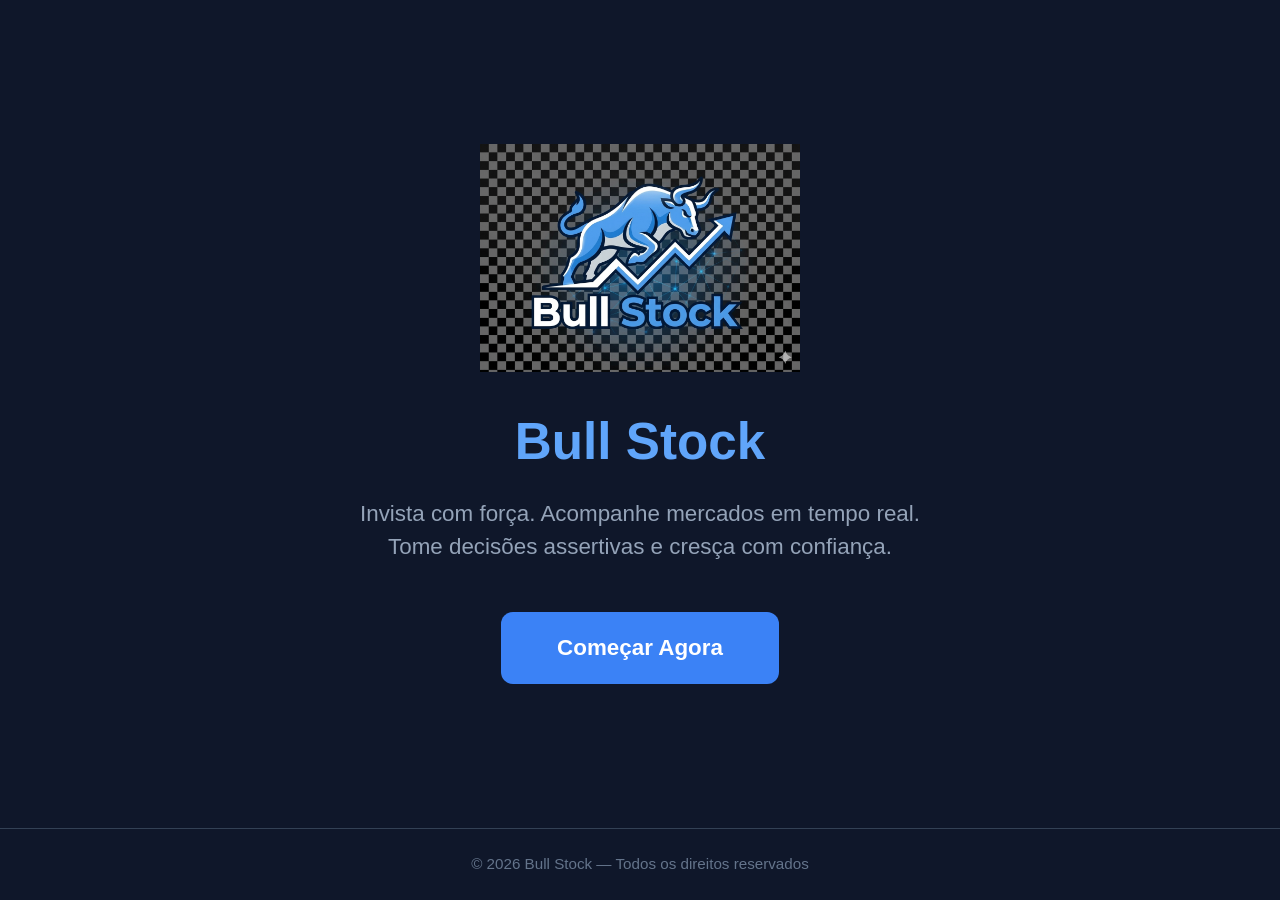
<file: index.html>
<!DOCTYPE html>
<html lang="pt">
<head>
  <meta charset="UTF-8" />
  <meta name="viewport" content="width=device-width, initial-scale=1.0"/>
  <title>Bull Stock - Comece a investir com força</title>
  <link rel="stylesheet" href="style.css">
  <style>
    body {
      display: flex;
      flex-direction: column;
      min-height: 100vh;
      margin: 0;
      background: #0f172a;
      color: white;
      font-family: Arial, sans-serif;
    }

    .splash-container {
      flex: 1;
      display: flex;
      flex-direction: column;
      align-items: center;
      justify-content: center;
      text-align: center;
      padding: 2rem;
    }

    .logo-big {
      max-width: 320px;
      height: auto;
      margin-bottom: 2rem;
    }

    h1 {
      font-size: 3.2rem;
      margin-bottom: 1rem;
      color: #60a5fa;
    }

    p {
      font-size: 1.4rem;
      color: #94a3b8;
      max-width: 600px;
      margin-bottom: 3rem;
    }

    .btn-start {
      background: #3b82f6;
      color: white;
      border: none;
      padding: 1.2rem 3.5rem;
      font-size: 1.4rem;
      font-weight: bold;
      border-radius: 12px;
      cursor: pointer;
      transition: background 0.2s, transform 0.15s;
      text-decoration: none;
      display: inline-block;
    }

    .btn-start:hover {
      background: #2563eb;
      transform: translateY(-3px);
    }

    footer {
      text-align: center;
      padding: 1.5rem;
      color: #64748b;
      font-size: 0.95rem;
      border-top: 1px solid #334155;
    }
  </style>
</head>
<body>

  <div class="splash-container">
    <img 
      src="IMAGES/Gemini_Generated_Image_686qan686qan686q.png" 
      alt="Bull Stock Logo" 
      class="logo-big"
    >

    <h1>Bull Stock</h1>

    <p>
      Invista com força. Acompanhe mercados em tempo real.<br>
      Tome decisões assertivas e cresça com confiança.
    </p>

    <a href="home.html" class="btn-start">
      Começar Agora
    </a>
  </div>

  <footer>
    © 2026 Bull Stock — Todos os direitos reservados
  </footer>

</body>
</html>
</file>
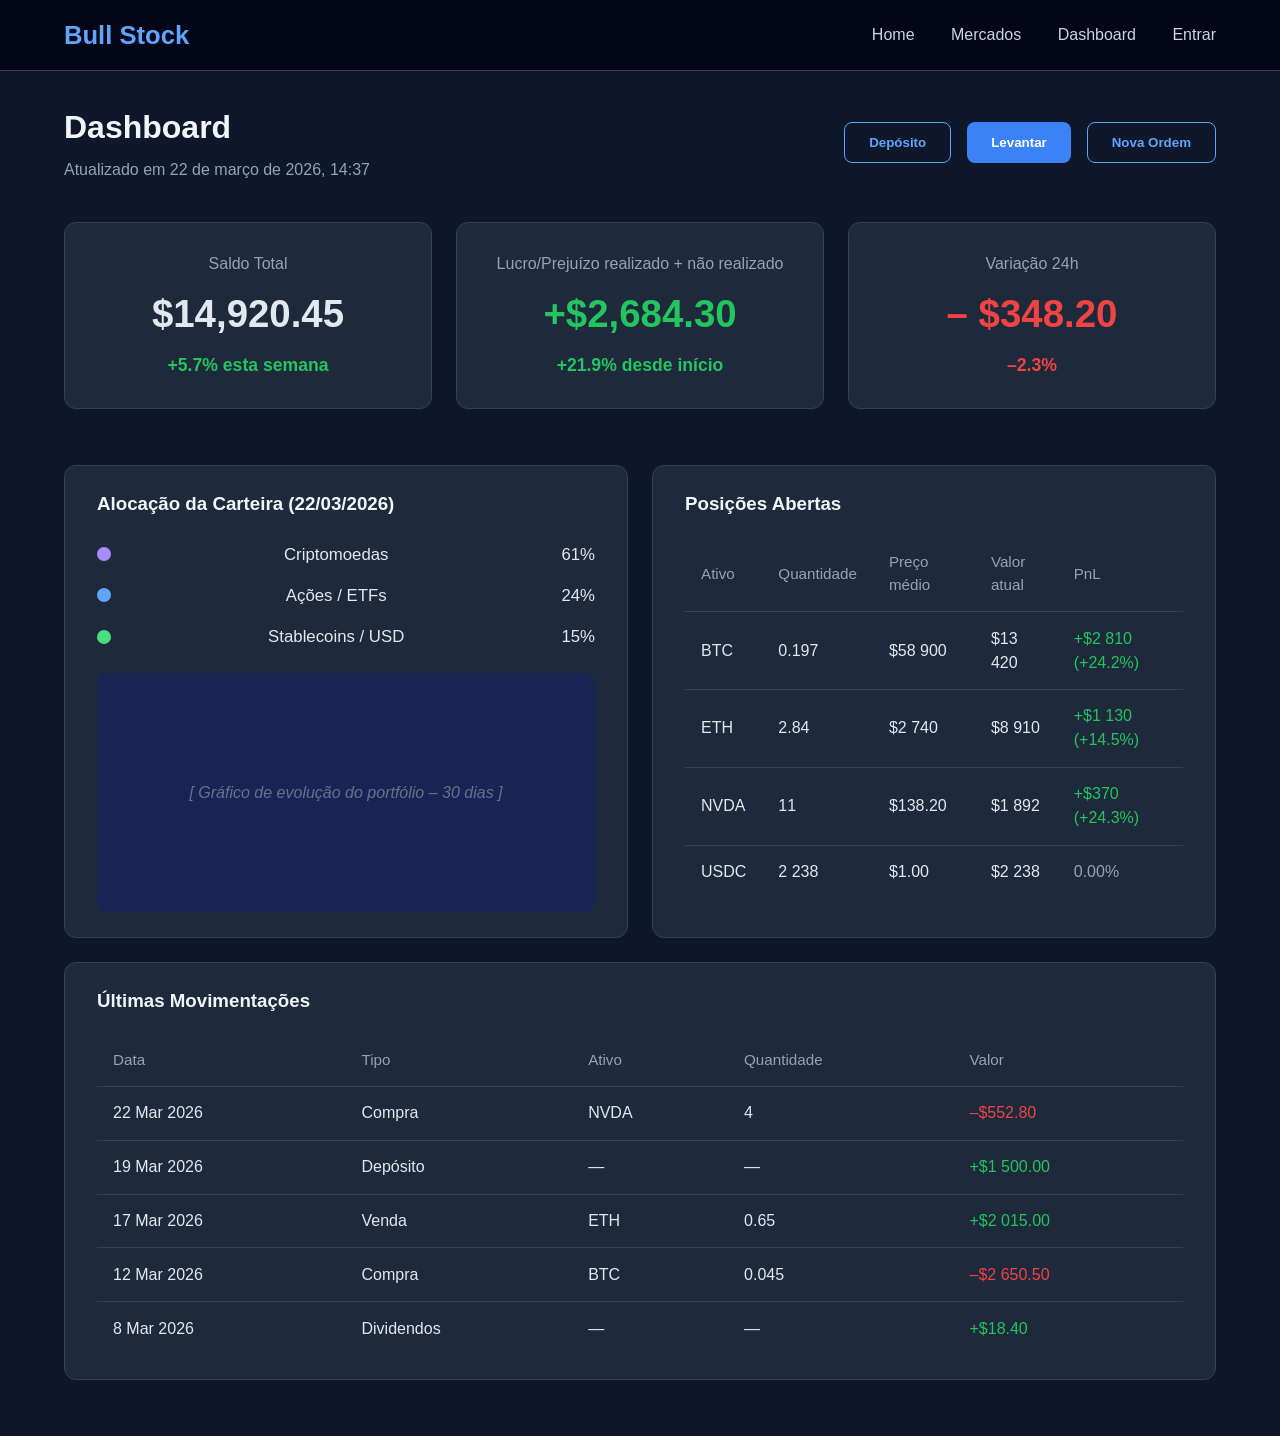
<file: dashboard.html>
<!DOCTYPE html>
<html lang="pt">
<head>
  <meta charset="UTF-8" />
  <meta name="viewport" content="width=device-width, initial-scale=1.0"/>
  <title>Dashboard - Stock</title>
  <link rel="stylesheet" href="style.css">
  <link rel="icon" type="image/png" href="img/favicon.png">
</head>
<body>

<header>
  <div class="logo">Bull Stock</div>
  <nav>
    <a href="index.html">Home</a>
    <a href="markets.html">Mercados</a>
    <a href="dashboard.html">Dashboard</a>
    <a href="login.html">Entrar</a>
  </nav>
</header>

<div class="container">

  <!-- Cabeçalho do dashboard -->
  <div class="dashboard-header">
    <div>
      <h1>Dashboard</h1>
      <p class="subtitle">Atualizado em 22 de março de 2026, 14:37</p>
    </div>
    <div class="header-actions">
      <button class="btn btn-outline">Depósito</button>
      <button class="btn">Levantar</button>
      <button class="btn btn-outline">Nova Ordem</button>
    </div>
  </div>

  <!-- Overview principal – valores aproximados março 2026 -->
  <div class="grid-3">
    <div class="card overview-card primary">
      <div class="card-label">Saldo Total</div>
      <div class="big-value">$14,920.45</div>
      <div class="change green">+5.7% esta semana</div>
    </div>

    <div class="card overview-card">
      <div class="card-label">Lucro/Prejuízo realizado + não realizado</div>
      <div class="big-value green">+$2,684.30</div>
      <div class="change green">+21.9% desde início</div>
    </div>

    <div class="card overview-card">
      <div class="card-label">Variação 24h</div>
      <div class="big-value red">– $348.20</div>
      <div class="change red">–2.3%</div>
    </div>
  </div>

  <!-- Alocação + Gráfico placeholder -->
  <div class="grid-2">
    <div class="card">
      <h3>Alocação da Carteira (22/03/2026)</h3>
      <div class="allocation-grid">
        <div class="allocation-item">
          <div class="color-dot crypto"></div>
          <span>Criptomoedas</span>
          <span class="percent">61%</span>
        </div>
        <div class="allocation-item">
          <div class="color-dot stocks"></div>
          <span>Ações / ETFs</span>
          <span class="percent">24%</span>
        </div>
        <div class="allocation-item">
          <div class="color-dot cash"></div>
          <span>Stablecoins / USD</span>
          <span class="percent">15%</span>
        </div>
      </div>

      <!-- Placeholder para gráfico (ideal para Chart.js mais tarde) -->
      <div class="chart-placeholder">
        <div class="placeholder-text">[ Gráfico de evolução do portfólio – 30 dias ]</div>
      </div>
    </div>

    <div class="card">
      <h3>Posições Abertas</h3>
      <table class="positions-table">
        <thead>
          <tr>
            <th>Ativo</th>
            <th>Quantidade</th>
            <th>Preço médio</th>
            <th>Valor atual</th>
            <th>PnL</th>
          </tr>
        </thead>
        <tbody>
          <tr>
            <td>BTC</td>
            <td>0.197</td>
            <td>$58 900</td>
            <td>$13 420</td>
            <td class="green">+$2 810 (+24.2%)</td>
          </tr>
          <tr>
            <td>ETH</td>
            <td>2.84</td>
            <td>$2 740</td>
            <td>$8 910</td>
            <td class="green">+$1 130 (+14.5%)</td>
          </tr>
          <tr>
            <td>NVDA</td>
            <td>11</td>
            <td>$138.20</td>
            <td>$1 892</td>
            <td class="green">+$370 (+24.3%)</td>
          </tr>
          <tr>
            <td>USDC</td>
            <td>2 238</td>
            <td>$1.00</td>
            <td>$2 238</td>
            <td class="neutral">0.00%</td>
          </tr>
        </tbody>
      </table>
    </div>
  </div>

  <!-- Últimas transações -->
  <div class="card">
    <h3>Últimas Movimentações</h3>
    <table class="transactions-table">
      <thead>
        <tr>
          <th>Data</th>
          <th>Tipo</th>
          <th>Ativo</th>
          <th>Quantidade</th>
          <th>Valor</th>
        </tr>
      </thead>
      <tbody>
        <tr>
          <td>22 Mar 2026</td>
          <td>Compra</td>
          <td>NVDA</td>
          <td>4</td>
          <td class="red">–$552.80</td>
        </tr>
        <tr>
          <td>19 Mar 2026</td>
          <td>Depósito</td>
          <td>—</td>
          <td>—</td>
          <td class="green">+$1 500.00</td>
        </tr>
        <tr>
          <td>17 Mar 2026</td>
          <td>Venda</td>
          <td>ETH</td>
          <td>0.65</td>
          <td class="green">+$2 015.00</td>
        </tr>
        <tr>
          <td>12 Mar 2026</td>
          <td>Compra</td>
          <td>BTC</td>
          <td>0.045</td>
          <td class="red">–$2 650.50</td>
        </tr>
        <tr>
          <td>8 Mar 2026</td>
          <td>Dividendos</td>
          <td>—</td>
          <td>—</td>
          <td class="green">+$18.40</td>
        </tr>
      </tbody>
    </table>
  </div>

</div>

</body>
</html>
</file>
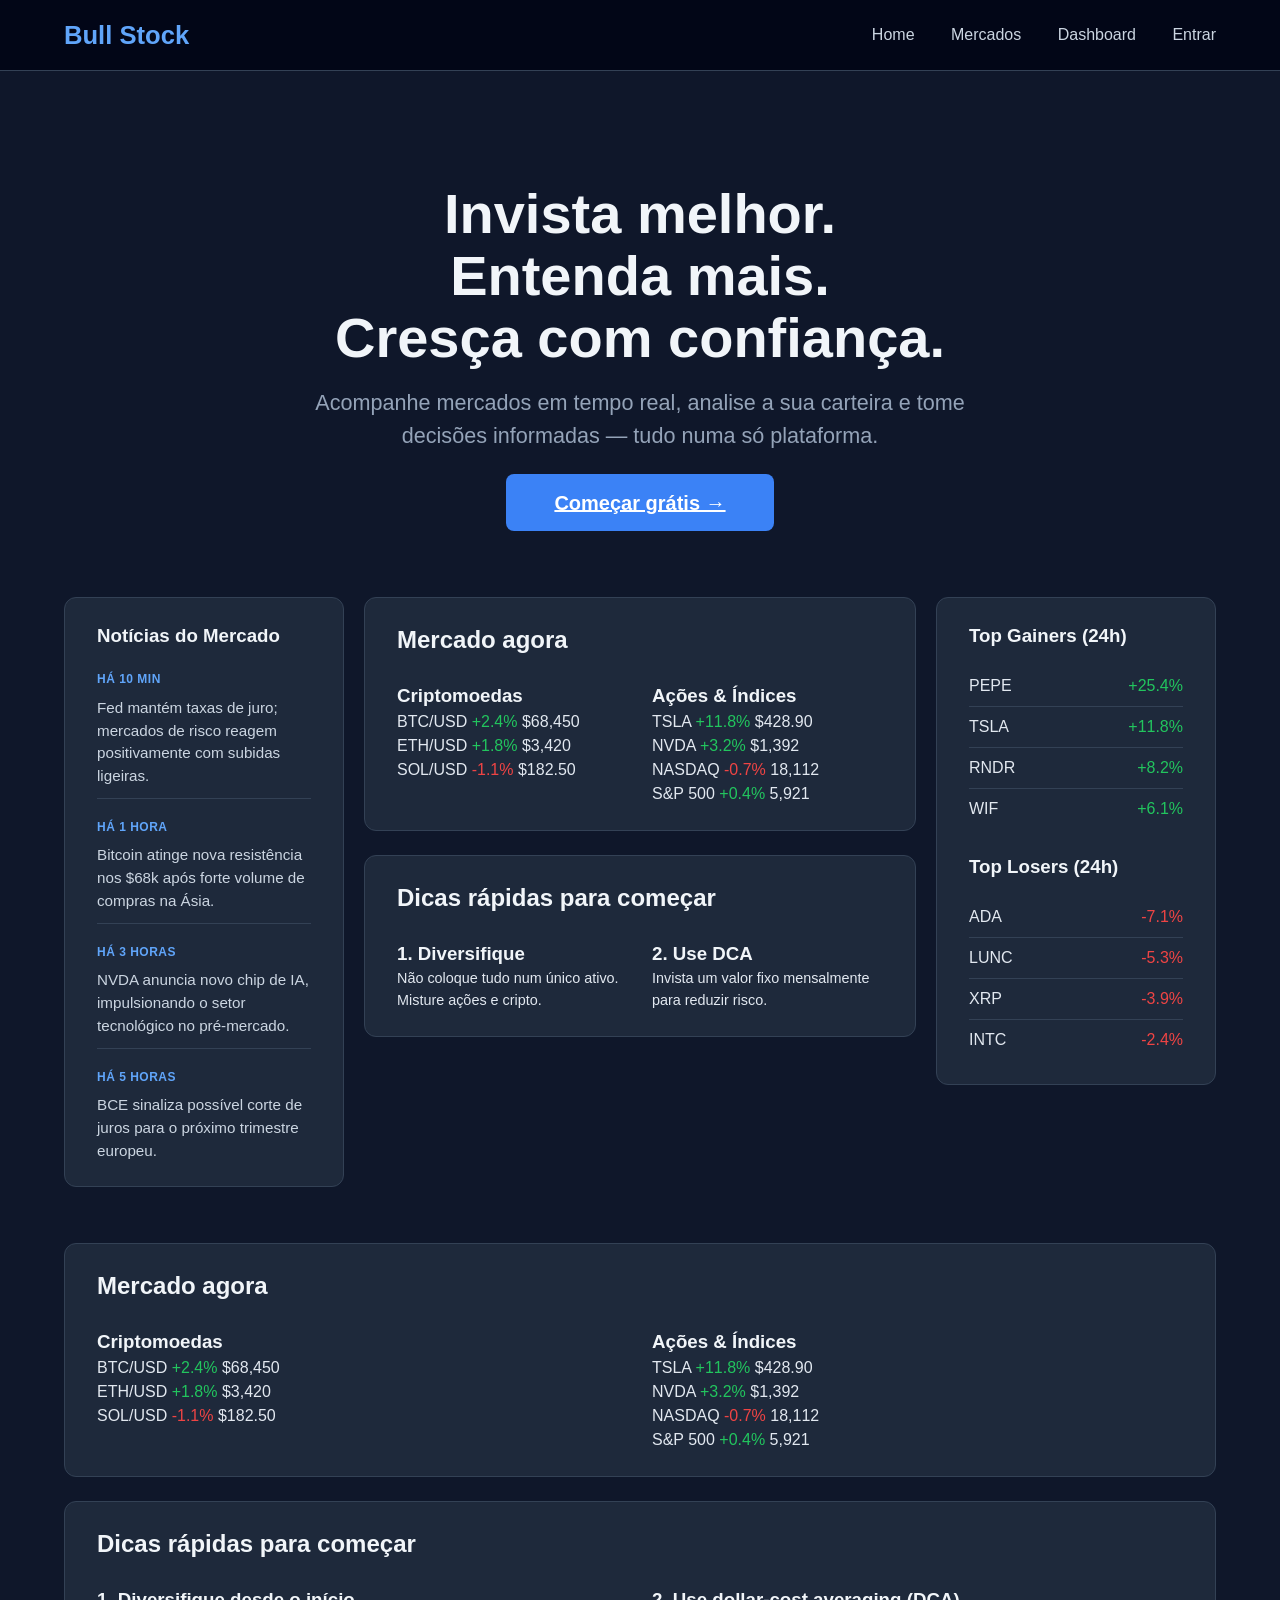
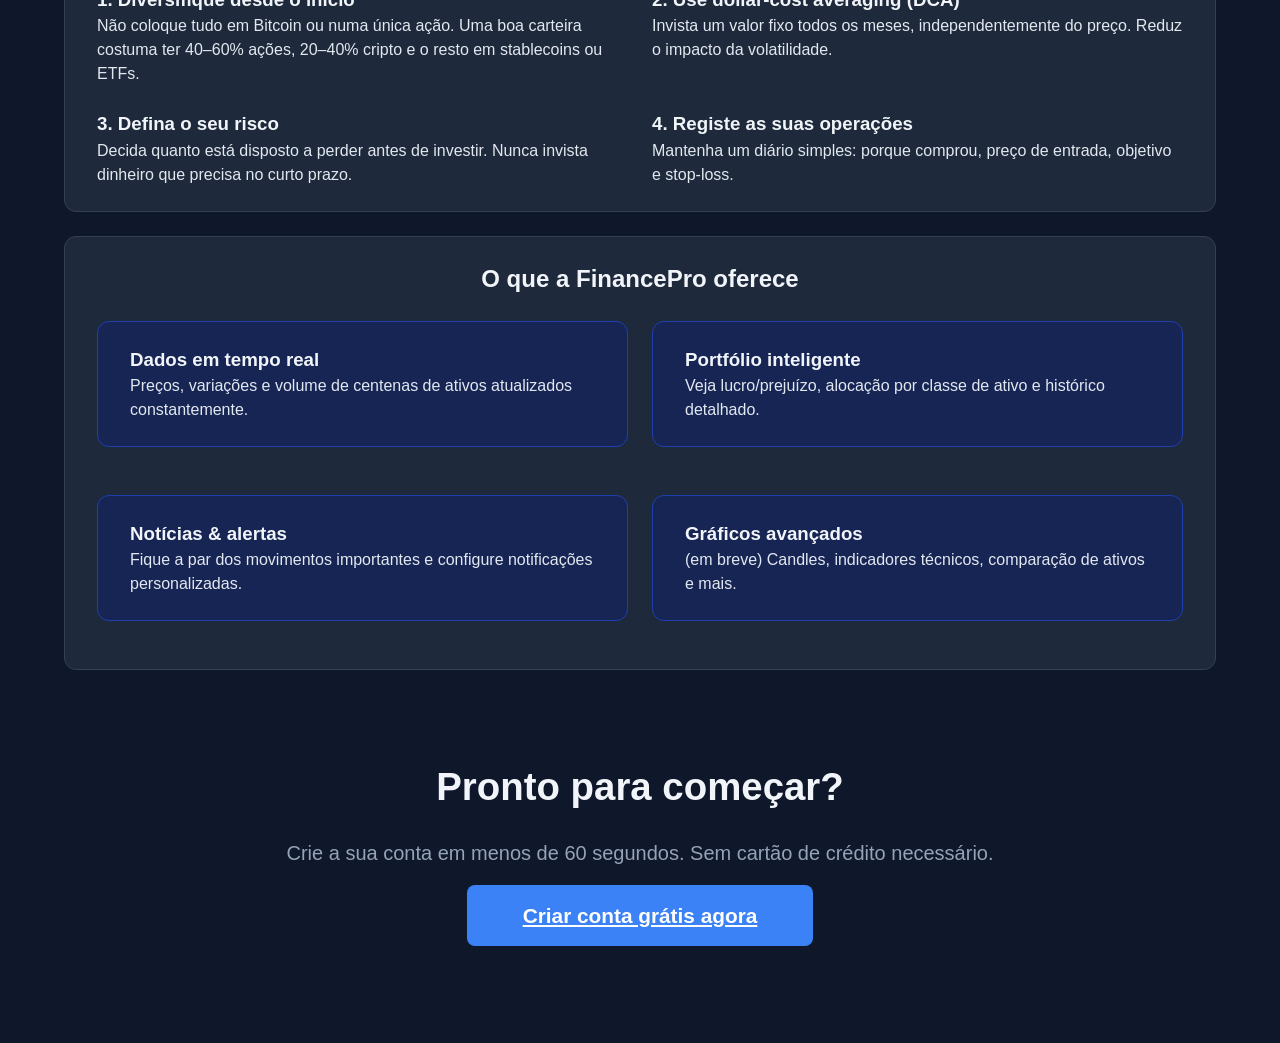
<file: home.html>
<!DOCTYPE html>
<html lang="pt">
<head>
  <meta charset="UTF-8" />
  <meta name="viewport" content="width=device-width, initial-scale=1.0"/>
  <title>Bull Stock - Investir com Inteligência</title>
  <link rel="stylesheet" href="style.css">
  <link rel="icon" type="image/png" href="IMAGES/BSlogo.png">
</head>
<body>

<header>
  <div class="logo">Bull Stock</div>
  <nav>
    <a href="index.html">Home</a>
    <a href="markets.html">Mercados</a>
    <a href="dashboard.html">Dashboard</a>
    <a href="login.html">Entrar</a>
  </nav>
</header>

<div class="container">

  <!-- 1. Título grande + botão -->
  <section style="text-align:center; padding: 5rem 0 3rem;">
    <h1 style="font-size: 3.5rem; margin-bottom: 1.2rem; line-height: 1.1;">
      Invista melhor.<br>Entenda mais.<br>Cresça com confiança.
    </h1>
    <p style="font-size: 1.35rem; color: #94a3b8; max-width: 720px; margin: 0 auto 2.2rem;">
      Acompanhe mercados em tempo real, analise a sua carteira e tome decisões informadas — tudo numa só plataforma.
    </p>
    <a href="register.html" class="btn" style="font-size: 1.25rem; padding: 1.1rem 3rem;">
      Começar grátis →
    </a>
  </section>

  <div class="main-grid">
    
    <aside class="sidebar">
      <div class="card">
        <h3 style="margin-bottom: 1rem;">Notícias do Mercado</h3>
        <div class="news-item">
          <small>Há 10 min</small>
          <p>Fed mantém taxas de juro; mercados de risco reagem positivamente com subidas ligeiras.</p>
        </div>
        <div class="news-item">
          <small>Há 1 hora</small>
          <p>Bitcoin atinge nova resistência nos $68k após forte volume de compras na Ásia.</p>
        </div>
        <div class="news-item">
          <small>Há 3 horas</small>
          <p>NVDA anuncia novo chip de IA, impulsionando o setor tecnológico no pré-mercado.</p>
        </div>
        <div class="news-item">
          <small>Há 5 horas</small>
          <p>BCE sinaliza possível corte de juros para o próximo trimestre europeu.</p>
        </div>
      </div>
    </aside>

    <main class="content-center">
      <div class="card">
        <h2 style="margin-bottom: 1.5rem;">Mercado agora</h2>
        <div class="grid-2">
          <div>
            <h3>Criptomoedas</h3>
            <p>BTC/USD <span class="green">+2.4%</span> $68,450</p>
            <p>ETH/USD <span class="green">+1.8%</span> $3,420</p>
            <p>SOL/USD <span class="red">-1.1%</span> $182.50</p>
          </div>
          <div>
            <h3>Ações & Índices</h3>
            <p>TSLA <span class="green">+11.8%</span> $428.90</p>
            <p>NVDA <span class="green">+3.2%</span> $1,392</p>
            <p>NASDAQ <span class="red">-0.7%</span> 18,112</p>
            <p>S&P 500 <span class="green">+0.4%</span> 5,921</p>
          </div>
        </div>
      </div>

      <div class="card">
        <h2 style="margin-bottom: 1.5rem;">Dicas rápidas para começar</h2>
        <div class="grid-2">
          <div>
            <h3>1. Diversifique</h3>
            <p style="font-size: 0.9rem;">Não coloque tudo num único ativo. Misture ações e cripto.</p>
          </div>
          <div>
            <h3>2. Use DCA</h3>
            <p style="font-size: 0.9rem;">Invista um valor fixo mensalmente para reduzir risco.</p>
          </div>
        </div>
      </div>
    </main>

    <aside class="sidebar">
      <div class="card">
        <h3 style="margin-bottom: 1rem;">Top Gainers (24h)</h3>
        <ul class="movers-list">
          <li><span>PEPE</span> <span class="green">+25.4%</span></li>
          <li><span>TSLA</span> <span class="green">+11.8%</span></li>
          <li><span>RNDR</span> <span class="green">+8.2%</span></li>
          <li><span>WIF</span> <span class="green">+6.1%</span></li>
        </ul>
        
        <h3 style="margin-top: 1.5rem; margin-bottom: 1rem;">Top Losers (24h)</h3>
        <ul class="movers-list">
          <li><span>ADA</span> <span class="red">-7.1%</span></li>
          <li><span>LUNC</span> <span class="red">-5.3%</span></li>
          <li><span>XRP</span> <span class="red">-3.9%</span></li>
          <li><span>INTC</span> <span class="red">-2.4%</span></li>
        </ul>
      </div>
    </aside>

  </div>

  <!-- 2. Mercado (BTC, ações, etc) -->
  <div class="card">
    <h2 style="margin-bottom: 1.5rem;">Mercado agora</h2>
    <div class="grid-2">
      <div>
        <h3>Criptomoedas</h3>
        <p>BTC/USD <span class="green">+2.4%</span> $68,450</p>
        <p>ETH/USD <span class="green">+1.8%</span> $3,420</p>
        <p>SOL/USD <span class="red">-1.1%</span> $182.50</p>
      </div>
      <div>
        <h3>Ações & Índices</h3>
        <p>TSLA <span class="green">+11.8%</span> $428.90</p>
        <p>NVDA <span class="green">+3.2%</span> $1,392</p>
        <p>NASDAQ <span class="red">-0.7%</span> 18,112</p>
        <p>S&P 500 <span class="green">+0.4%</span> 5,921</p>
      </div>
    </div>
  </div>

  <!-- 3. Dicas -->
  <div class="card">
    <h2 style="margin-bottom: 1.5rem;">Dicas rápidas para começar</h2>
    <div class="grid-2">
      <div>
        <h3>1. Diversifique desde o início</h3>
        <p>Não coloque tudo em Bitcoin ou numa única ação. Uma boa carteira costuma ter 40–60% ações, 20–40% cripto e o resto em stablecoins ou ETFs.</p>
      </div>
      <div>
        <h3>2. Use dollar-cost averaging (DCA)</h3>
        <p>Invista um valor fixo todos os meses, independentemente do preço. Reduz o impacto da volatilidade.</p>
      </div>
      <div>
        <h3>3. Defina o seu risco</h3>
        <p>Decida quanto está disposto a perder antes de investir. Nunca invista dinheiro que precisa no curto prazo.</p>
      </div>
      <div>
        <h3>4. Registe as suas operações</h3>
        <p>Mantenha um diário simples: porque comprou, preço de entrada, objetivo e stop-loss.</p>
      </div>
    </div>
  </div>

  <!-- 4. Funcionalidades -->
  <div class="card">
    <h2 style="margin-bottom: 1.5rem; text-align: center;">O que a FinancePro oferece</h2>
    <div class="grid-2">
      <div class="card" style="background: #172554; border-color: #1e40af;">
        <h3>Dados em tempo real</h3>
        <p>Preços, variações e volume de centenas de ativos atualizados constantemente.</p>
      </div>
      <div class="card" style="background: #172554; border-color: #1e40af;">
        <h3>Portfólio inteligente</h3>
        <p>Veja lucro/prejuízo, alocação por classe de ativo e histórico detalhado.</p>
      </div>
      <div class="card" style="background: #172554; border-color: #1e40af;">
        <h3>Notícias & alertas</h3>
        <p>Fique a par dos movimentos importantes e configure notificações personalizadas.</p>
      </div>
      <div class="card" style="background: #172554; border-color: #1e40af;">
        <h3>Gráficos avançados</h3>
        <p>(em breve) Candles, indicadores técnicos, comparação de ativos e mais.</p>
      </div>
    </div>
  </div>

  <!-- 5. Botão final -->
  <section style="text-align:center; padding: 4rem 0 5rem;">
    <h2 style="font-size: 2.4rem; margin-bottom: 1.4rem;">
      Pronto para começar?
    </h2>
    <p style="font-size: 1.25rem; color: #94a3b8; margin-bottom: 2rem;">
      Crie a sua conta em menos de 60 segundos. Sem cartão de crédito necessário.
    </p>
    <a href="register.html" class="btn" style="font-size: 1.3rem; padding: 1.2rem 3.5rem;">
      Criar conta grátis agora
    </a>
  </section>

</div>

</body>
</html>
</file>
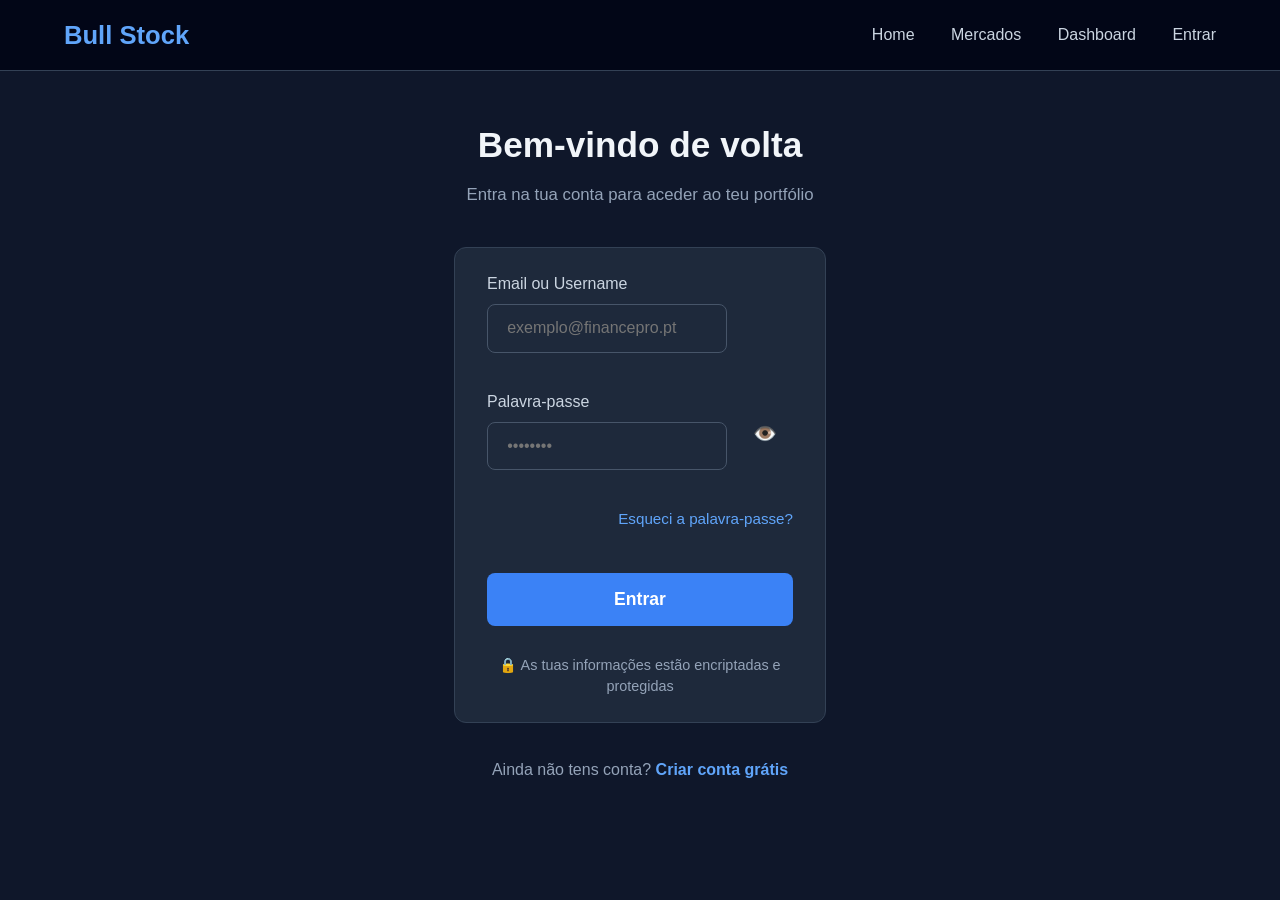
<file: login.html>
<!DOCTYPE html>
<html lang="pt">
<head>
  <meta charset="UTF-8" />
  <meta name="viewport" content="width=device-width, initial-scale=1.0"/>
  <title>Entrar - Bull Stock</title>
  <link rel="stylesheet" href="style.css">
  <link rel="icon" type="image/png" href="img/favicon.png">
</head>
<body>

<header>
  <div class="logo">Bull Stock</div>
  <nav>
    <a href="index.html">Home</a>
    <a href="markets.html">Mercados</a>
    <a href="dashboard.html">Dashboard</a>
    <a href="login.html">Entrar</a>
  </nav>
</header>

<div class="container login-container">

  <div class="login-header">
    <h1>Bem-vindo de volta</h1>
    <p>Entra na tua conta para aceder ao teu portfólio</p>
  </div>

  <div class="card">
    <form>
      <div class="form-group">
        <label for="email">Email ou Username</label>
        <input type="text" id="email" placeholder="exemplo@financepro.pt" required>
      </div>

      <div class="form-group password-group">
        <label for="password">Palavra-passe</label>
        <input type="password" id="password" placeholder="••••••••" required>
        <button type="button" class="toggle-password" aria-label="Mostrar/esconder senha">👁️</button>
      </div>

      <div class="forgot-link">
        <a href="#">Esqueci a palavra-passe?</a>
      </div>

      <button type="submit" class="btn btn-full">Entrar</button>
    </form>

    <div class="security-note">
      🔒 As tuas informações estão encriptadas e protegidas
    </div>
  </div>

  <div class="signup-link">
    Ainda não tens conta? <a href="register.html">Criar conta grátis</a>
  </div>

</div>

<script>
// Mostrar/esconder password
function togglePassword() {
  const passInput = document.getElementById('password');
  const toggleBtn = document.querySelector('.toggle-password');
  if (passInput.type === 'password') {
    passInput.type = 'text';
    toggleBtn.textContent = '🙈';
  } else {
    passInput.type = 'password';
    toggleBtn.textContent = '👁️';
  }
}

document.querySelector('.toggle-password').addEventListener('click', togglePassword);

// Toggle dark/light (opcional)
document.getElementById('theme-toggle')?.addEventListener('click', () => {
  document.body.classList.toggle('light');
});
</script>

</body>
</html>
</file>
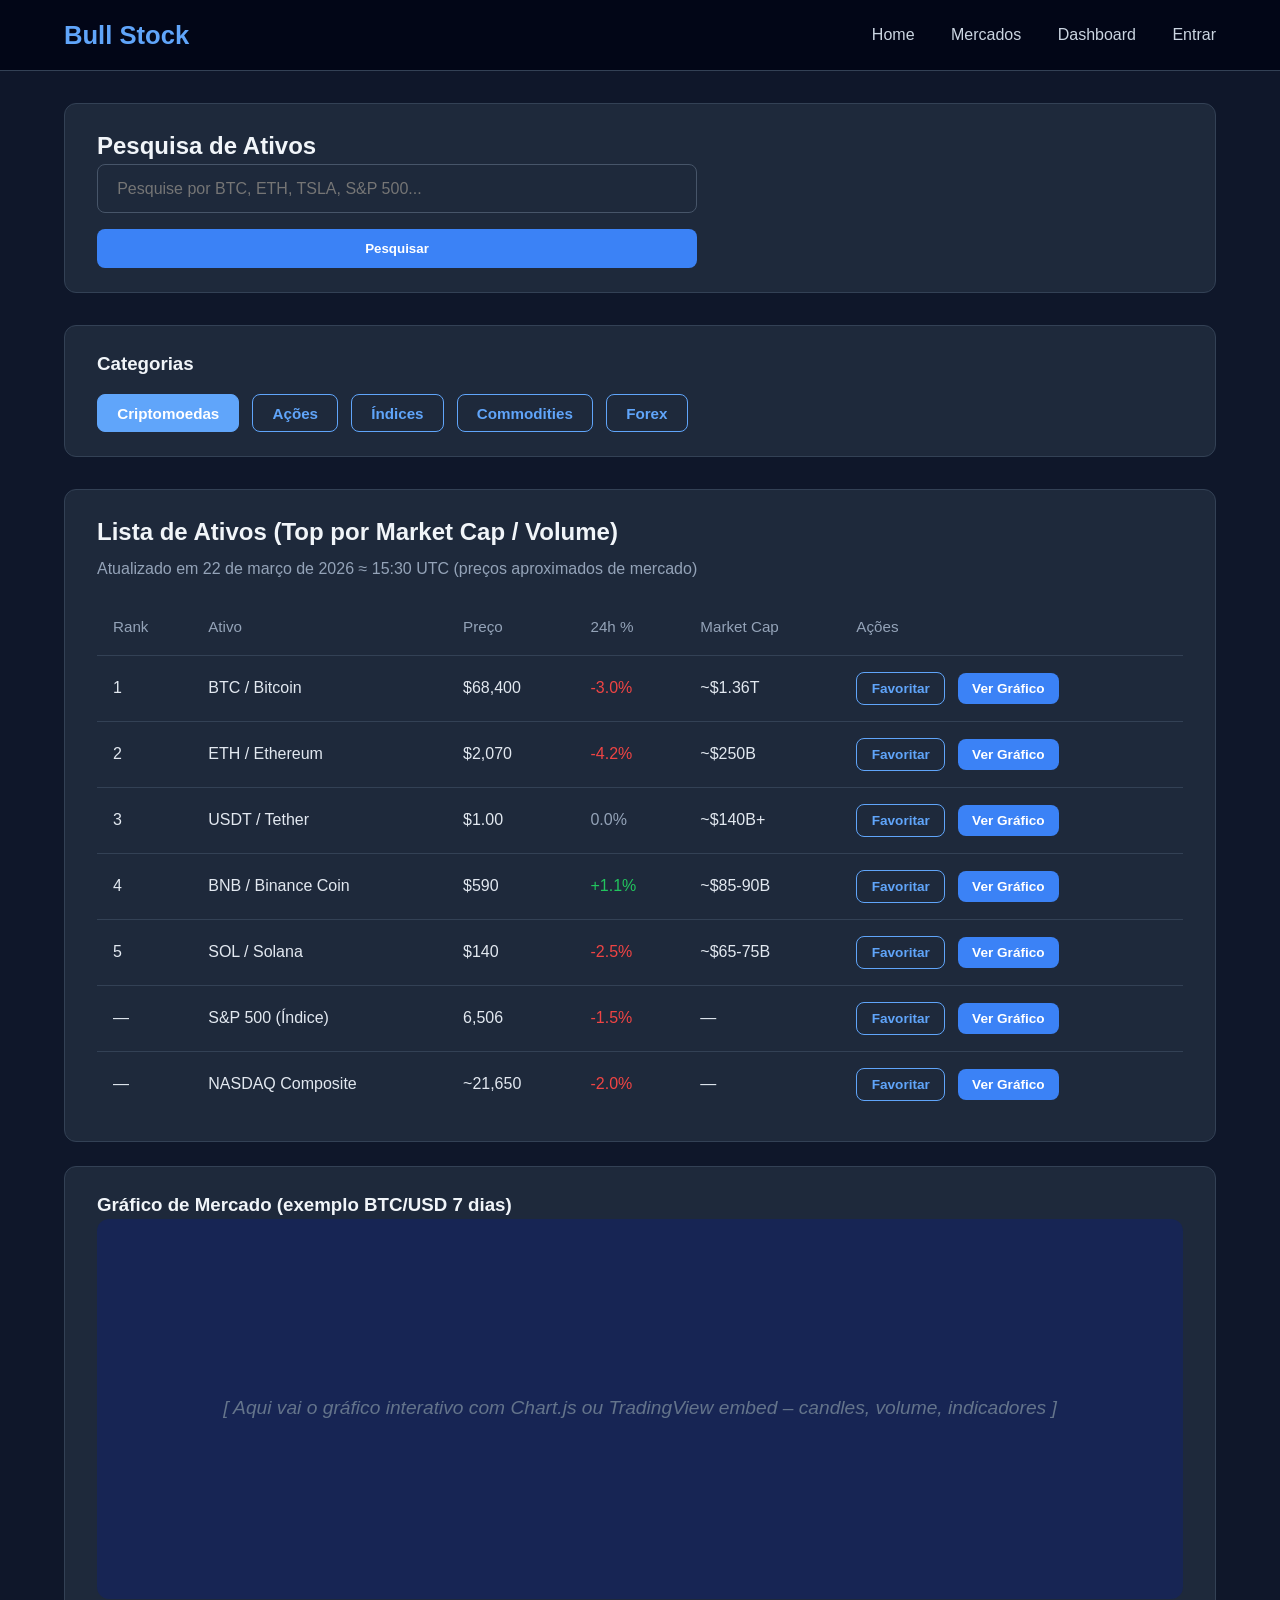
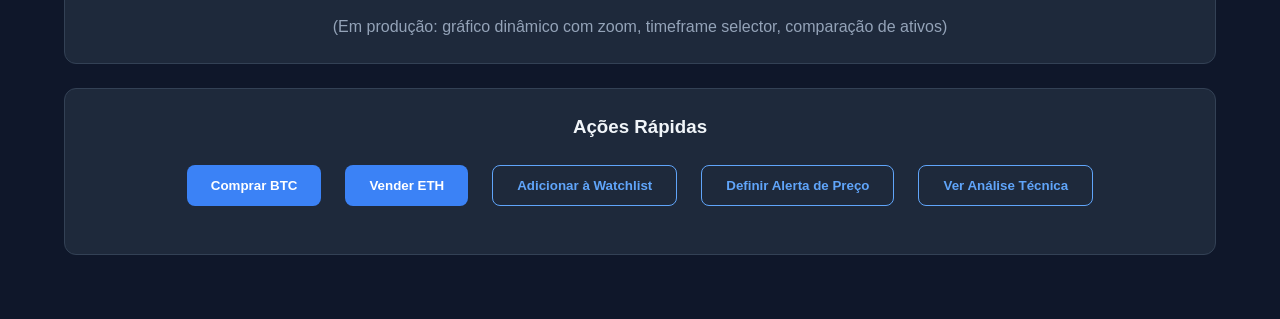
<file: market.html>
<!DOCTYPE html>
<html lang="pt">
<head>
  <meta charset="UTF-8" />
  <meta name="viewport" content="width=device-width, initial-scale=1.0"/>
  <title>Mercados - Bull Stock</title>
  <link rel="stylesheet" href="style.css">
  <link rel="icon" type="image/png" href="img/favicon.png">
</head>
<body>

<header>
  <div class="logo">Bull Stock</div>
  <nav>
    <a href="index.html">Home</a>
    <a href="markets.html">Mercados</a>
    <a href="dashboard.html">Dashboard</a>
    <a href="login.html">Entrar</a>
  </nav>
</header>

<div class="container">

  <!-- PESQUISA -->
  <div class="card search-card">
    <h2>Pesquisa de Ativos</h2>
    <form class="search-form">
      <input type="text" placeholder="Pesquise por BTC, ETH, TSLA, S&P 500..." class="input search-input">
      <button type="submit" class="btn">Pesquisar</button>
    </form>
  </div>

  <!-- CATEGORIAS -->
  <div class="card categories-card">
    <h3>Categorias</h3>
    <div class="category-tabs">
      <button class="btn btn-outline active">Criptomoedas</button>
      <button class="btn btn-outline">Ações</button>
      <button class="btn btn-outline">Índices</button>
      <button class="btn btn-outline">Commodities</button>
      <button class="btn btn-outline">Forex</button>
    </div>
  </div>

  <!-- LISTA DE ATIVOS -->
  <div class="card">
    <h2>Lista de Ativos (Top por Market Cap / Volume)</h2>
    <p class="subtitle">Atualizado em 22 de março de 2026 ≈ 15:30 UTC (preços aproximados de mercado)</p>

    <table class="positions-table markets-table">
      <thead>
        <tr>
          <th>Rank</th>
          <th>Ativo</th>
          <th>Preço</th>
          <th>24h %</th>
          <th>Market Cap</th>
          <th>Ações</th>
        </tr>
      </thead>
      <tbody>
        <tr>
          <td>1</td>
          <td>BTC / Bitcoin</td>
          <td>$68,400</td>
          <td class="red">-3.0%</td>
          <td>~$1.36T</td>
          <td>
            <button class="btn btn-small btn-outline">Favoritar</button>
            <button class="btn btn-small">Ver Gráfico</button>
          </td>
        </tr>
        <tr>
          <td>2</td>
          <td>ETH / Ethereum</td>
          <td>$2,070</td>
          <td class="red">-4.2%</td>
          <td>~$250B</td>
          <td>
            <button class="btn btn-small btn-outline">Favoritar</button>
            <button class="btn btn-small">Ver Gráfico</button>
          </td>
        </tr>
        <tr>
          <td>3</td>
          <td>USDT / Tether</td>
          <td>$1.00</td>
          <td class="neutral">0.0%</td>
          <td>~$140B+</td>
          <td>
            <button class="btn btn-small btn-outline">Favoritar</button>
            <button class="btn btn-small">Ver Gráfico</button>
          </td>
        </tr>
        <tr>
          <td>4</td>
          <td>BNB / Binance Coin</td>
          <td>$590</td>
          <td class="green">+1.1%</td>
          <td>~$85-90B</td>
          <td>
            <button class="btn btn-small btn-outline">Favoritar</button>
            <button class="btn btn-small">Ver Gráfico</button>
          </td>
        </tr>
        <tr>
          <td>5</td>
          <td>SOL / Solana</td>
          <td>$140</td>
          <td class="red">-2.5%</td>
          <td>~$65-75B</td>
          <td>
            <button class="btn btn-small btn-outline">Favoritar</button>
            <button class="btn btn-small">Ver Gráfico</button>
          </td>
        </tr>
        <tr>
          <td>—</td>
          <td>S&P 500 (Índice)</td>
          <td>6,506</td>
          <td class="red">-1.5%</td>
          <td>—</td>
          <td>
            <button class="btn btn-small btn-outline">Favoritar</button>
            <button class="btn btn-small">Ver Gráfico</button>
          </td>
        </tr>
        <tr>
          <td>—</td>
          <td>NASDAQ Composite</td>
          <td>~21,650</td>
          <td class="red">-2.0%</td>
          <td>—</td>
          <td>
            <button class="btn btn-small btn-outline">Favoritar</button>
            <button class="btn btn-small">Ver Gráfico</button>
          </td>
        </tr>
      </tbody>
    </table>
  </div>

  <!-- GRÁFICO (placeholder maior) -->
  <div class="card">
    <h3>Gráfico de Mercado (exemplo BTC/USD 7 dias)</h3>
    <div class="chart-placeholder large">
      <div class="placeholder-text">[ Aqui vai o gráfico interativo com Chart.js ou TradingView embed – candles, volume, indicadores ]</div>
    </div>
    <p style="text-align: center; color: #94a3b8; margin-top: 1rem;">
      (Em produção: gráfico dinâmico com zoom, timeframe selector, comparação de ativos)
    </p>
  </div>

  <!-- BOTÕES / AÇÕES (exemplo global ou footer-like) -->
  <div class="card actions-card" style="text-align: center;">
    <h3>Ações Rápidas</h3>
    <div style="display: flex; justify-content: center; gap: 1.5rem; flex-wrap: wrap; margin: 1.5rem 0;">
      <button class="btn">Comprar BTC</button>
      <button class="btn">Vender ETH</button>
      <button class="btn btn-outline">Adicionar à Watchlist</button>
      <button class="btn btn-outline">Definir Alerta de Preço</button>
      <button class="btn btn-outline">Ver Análise Técnica</button>
    </div>
  </div>

</div>

</body>
</html>
</file>
<file: style.css>
/* style.css */
* {
  margin: 0;
  padding: 0;
  box-sizing: border-box;
}

body {
  margin: 0;
  font-family: -apple-system, BlinkMacOSystemFont, 'Segoe UI', Roboto, sans-serif;
  background: #0f172a;
  color: #e2e8f0;
  line-height: 1.5;
}

header {
  background: #020617;
  padding: 1rem 5%;
  display: flex;
  justify-content: space-between;
  align-items: center;
  border-bottom: 1px solid #334155;
  position: sticky;
  top: 0;
  z-index: 100;
}

.logo {
  font-size: 1.6rem;
  font-weight: 700;
  color: #60a5fa;
}

nav a {
  color: #cbd5e1;
  margin-left: 2rem;
  text-decoration: none;
  font-weight: 500;
  transition: color 0.2s;
}

nav a:hover {
  color: #60a5fa;
}

.container {
  max-width: 1500px; /* Isto vai fazer a página "encher" mais o monitor */
  margin: 0 auto;
  padding: 2rem 5%;
}

.card {
  background: #1e293b;
  border-radius: 12px;
  padding: 1.5rem 2rem;
  margin-bottom: 1.5rem;
  border: 1px solid #334155;
  transition: transform 0.15s, box-shadow 0.15s;
}

.card:hover {
  transform: translateY(-3px);
  box-shadow: 0 10px 25px rgba(0,0,0,0.3);
}

.green { color: #22c55e; }
.red   { color: #ef4444; }
.blue  { color: #60a5fa; }

h1, h2, h3 {
  color: #f1f5f9;
}

.btn {
  background: #3b82f6;
  color: white;
  border: none;
  padding: 0.75rem 1.5rem;
  border-radius: 8px;
  font-weight: 600;
  cursor: pointer;
  transition: background 0.2s;
}

.btn:hover {
  background: #2563eb;
}

.btn-outline {
  background: transparent;
  border: 1px solid #60a5fa;
  color: #60a5fa;
}

.btn-outline:hover {
  background: #60a5fa22;
}

form {
  display: flex;
  flex-direction: column;
  gap: 1rem;
  max-width: 420px;
}

input, .input {
  padding: 0.9rem 1.2rem;
  border-radius: 8px;
  border: 1px solid #475569;
  background: #1e293b;
  color: white;
  font-size: 1rem;
}

input:focus {
  outline: none;
  border-color: #60a5fa;
  box-shadow: 0 0 0 3px #60a5fa33;
}

.grid-2 {
  display: grid;
  grid-template-columns: 1fr 1fr;
  gap: 1.5rem;
}

@media (max-width: 768px) {
  .grid-2 { grid-template-columns: 1fr; }
  nav a { margin-left: 1.2rem; font-size: 0.95rem; }
}
/* ────────────────────────────────────────────────
   Regras existentes (mantém as que já tinhas)
   ──────────────────────────────────────────────── */

/* ... teu CSS anterior aqui (body, header, .card, .btn, .green, .red, etc.) ... */

/* ────────────────────────────────────────────────
   Regras específicas da página de login
   ──────────────────────────────────────────────── */

.login-container {
  max-width: 420px;
  margin: 0 auto;
  padding: 3rem 1.5rem;
}

.login-header {
  text-align: center;
  margin-bottom: 2.5rem;
}

.login-header h1 {
  font-size: 2.2rem;
  margin-bottom: 0.6rem;
  color: #f1f5f9;
}

.login-header p {
  color: #94a3b8;
  font-size: 1.05rem;
}

.form-group {
  margin-bottom: 1.3rem;
  position: relative;
}

.form-group label {
  display: block;
  margin-bottom: 0.5rem;
  font-weight: 500;
  color: #cbd5e1;
}

.password-group {
  position: relative;
}

.toggle-password {
  position: absolute;
  right: 1rem;
  top: 50%;
  transform: translateY(-35%);
  background: none;
  border: none;
  color: #94a3b8;
  cursor: pointer;
  font-size: 1.2rem;
  padding: 0;
}

.toggle-password:hover {
  color: #cbd5e1;
}

.forgot-link {
  text-align: right;
  margin-bottom: 1.6rem;
}

.forgot-link a {
  color: #60a5fa;
  font-size: 0.95rem;
  text-decoration: none;
}

.forgot-link a:hover {
  text-decoration: underline;
}

.btn-full {
  width: 100%;
  padding: 1rem;
  font-size: 1.1rem;
}

.security-note {
  font-size: 0.9rem;
  color: #94a3b8;
  text-align: center;
  margin-top: 1.8rem;
  display: flex;
  align-items: center;
  justify-content: center;
  gap: 0.5rem;
}

.signup-link {
  text-align: center;
  margin-top: 2.2rem;
  color: #94a3b8;
  font-size: 1rem;
}

.signup-link a {
  color: #60a5fa;
  font-weight: 600;
  text-decoration: none;
}

.signup-link a:hover {
  text-decoration: underline;
}

body.light header,
body.light .card {
  background: white;
  color: #0f172a;
  border-color: #e2e8f0;
}

body.light input {
  background: #f1f5f9;
  color: #0f172a;
  border-color: #cbd5e1;
}

body.light .security-note,
body.light .signup-link {
  color: #64748b;
}

/* ────────────────────────────────────────────────
   Dashboard específico
   ──────────────────────────────────────────────── */

.dashboard-header {
  display: flex;
  justify-content: space-between;
  align-items: center;
  margin-bottom: 2.5rem;
  flex-wrap: wrap;
  gap: 1rem;
}

.dashboard-header h1 {
  margin: 0;
}

.subtitle {
  color: #94a3b8;
  font-size: 1rem;
  margin-top: 0.4rem;
}

.header-actions {
  display: flex;
  gap: 1rem;
}

.overview-card {
  text-align: center;
  padding: 1.8rem 1.2rem;
}

.big-value {
  font-size: 2.4rem;
  font-weight: 700;
  margin: 0.6rem 0;
}

.card-label {
  color: #94a3b8;
  font-size: 1rem;
  margin-bottom: 0.4rem;
}

.change {
  font-size: 1.1rem;
  font-weight: 600;
}

.grid-3 {
  display: grid;
  grid-template-columns: repeat(3, 1fr);
  gap: 1.5rem;
  margin-bottom: 2rem;
}

@media (max-width: 1024px) {
  .grid-3 { grid-template-columns: repeat(2, 1fr); }
}

@media (max-width: 640px) {
  .grid-3 { grid-template-columns: 1fr; }
}

.allocation-grid {
  display: flex;
  flex-direction: column;
  gap: 1rem;
  margin: 1.5rem 0;
}

.allocation-item {
  display: flex;
  justify-content: space-between;
  align-items: center;
  font-size: 1.05rem;
}

.color-dot {
  width: 14px;
  height: 14px;
  border-radius: 50%;
}

.color-dot.crypto  { background: #a78bfa; }
.color-dot.stocks  { background: #60a5fa; }
.color-dot.cash    { background: #4ade80; }

.chart-placeholder {
  height: 240px;
  background: #172554;
  border-radius: 10px;
  display: flex;
  align-items: center;
  justify-content: center;
  color: #64748b;
  font-style: italic;
}

.positions-table,
.transactions-table {
  width: 100%;
  border-collapse: collapse;
  margin-top: 1.2rem;
}

.positions-table th,
.positions-table td,
.transactions-table th,
.transactions-table td {
  padding: 0.9rem 1rem;
  text-align: left;
  border-bottom: 1px solid #334155;
}

.positions-table th,
.transactions-table th {
  color: #94a3b8;
  font-weight: 500;
  font-size: 0.95rem;
}

.positions-table tr:last-child td,
.transactions-table tr:last-child td {
  border-bottom: none;
}

.neutral { color: #94a3b8; }

/* ────────────────────────────────────────────────
   Markets específico
   ──────────────────────────────────────────────── */

.search-card, .categories-card, .actions-card {
  margin-bottom: 2rem;
}

.search-form {
  display: flex;
  gap: 1rem;
  max-width: 600px;
}

.search-input {
  flex: 1;
}

.category-tabs {
  display: flex;
  flex-wrap: wrap;
  gap: 0.8rem;
  margin-top: 1rem;
}

.category-tabs button {
  padding: 0.6rem 1.2rem;
  font-size: 0.95rem;
}

.category-tabs .active {
  background: #60a5fa;
  border-color: #60a5fa;
  color: white;
}

.markets-table th, .markets-table td {
  padding: 1rem;
}

.btn-small {
  padding: 0.5rem 0.9rem;
  font-size: 0.85rem;
  margin-right: 0.5rem;
}

.chart-placeholder.large {
  height: 380px;
  background: #172554;
  border-radius: 12px;
  display: flex;
  align-items: center;
  justify-content: center;
  color: #64748b;
  font-size: 1.2rem;
  font-style: italic;
}

.sidebar-card {
  padding: 1.5rem;
  font-size: 0.95rem;
}

.sidebar-card h3 {
  margin-bottom: 1rem;
  font-size: 1.2rem;
}

.sidebar-card h4 {
  font-size: 1.05rem;
  margin: 1.2rem 0 0.6rem;
}

.sidebar-card ul li {
  margin-bottom: 0.8rem;
}

.sidebar-card small {
  display: block;
  color: #94a3b8;
  font-size: 0.85rem;
}

/* ────────────────────────────────────────────────
   Layout de 3 colunas (Página Inicial)
   ──────────────────────────────────────────────── */
.main-grid {
  display: grid;
  /* Cria as 3 colunas: Laterais com 260px, centro fluido */
  grid-template-columns: 260px 1fr 260px;
  gap: 1.5rem;
  align-items: start; /* Impede que os cartões laterais estiquem verticalmente à toa */
  margin-bottom: 2rem;
}

/* Estilos das Notícias */
.news-item {
  margin-bottom: 1.2rem;
  padding-bottom: 1.2rem;
  border-bottom: 1px solid #334155;
}

.news-item:last-child {
  border-bottom: none;
  margin-bottom: 0;
  padding-bottom: 0;
}

.news-item small {
  color: #60a5fa; /* Cor azul para destacar a hora */
  font-weight: 600;
  font-size: 0.75rem;
  text-transform: uppercase;
  letter-spacing: 0.5px;
}

.news-item p {
  font-size: 0.95rem;
  margin-top: 0.4rem;
  color: #cbd5e1;
}

/* Estilos dos Gainers/Losers */
.movers-list {
  list-style: none;
  padding: 0;
  margin: 0;
}

.movers-list li {
  display: flex;
  justify-content: space-between;
  align-items: center;
  padding: 0.6rem 0;
  border-bottom: 1px solid #334155;
  font-weight: 500;
}

.movers-list li:last-child {
  border-bottom: none;
}

/* Para tornar tudo responsivo num telemóvel ou tablet */
@media (max-width: 1024px) {
  .main-grid {
    grid-template-columns: 1fr; /* Volta a 1 coluna em ecrãs pequenos */
  }
}

.main-grid {
  display: grid;
  grid-template-columns: 280px 1fr 280px; /* Define as 3 colunas */
  gap: 20px;
  margin: 2rem 0;
}

.news-item { margin-bottom: 15px; border-bottom: 1px solid #334155; padding-bottom: 10px; }
.news-item small { color: #60a5fa; font-weight: bold; }
.movers-list { list-style: none; }
.movers-list li { display: flex; justify-content: space-between; padding: 8px 0; border-bottom: 1px solid #334155; }

/* Se o ecrã for pequeno (telemóvel), as colunas ficam umas por cima das outras */
@media (max-width: 1100px) {
  .main-grid { grid-template-columns: 1fr; }
}
</file>
